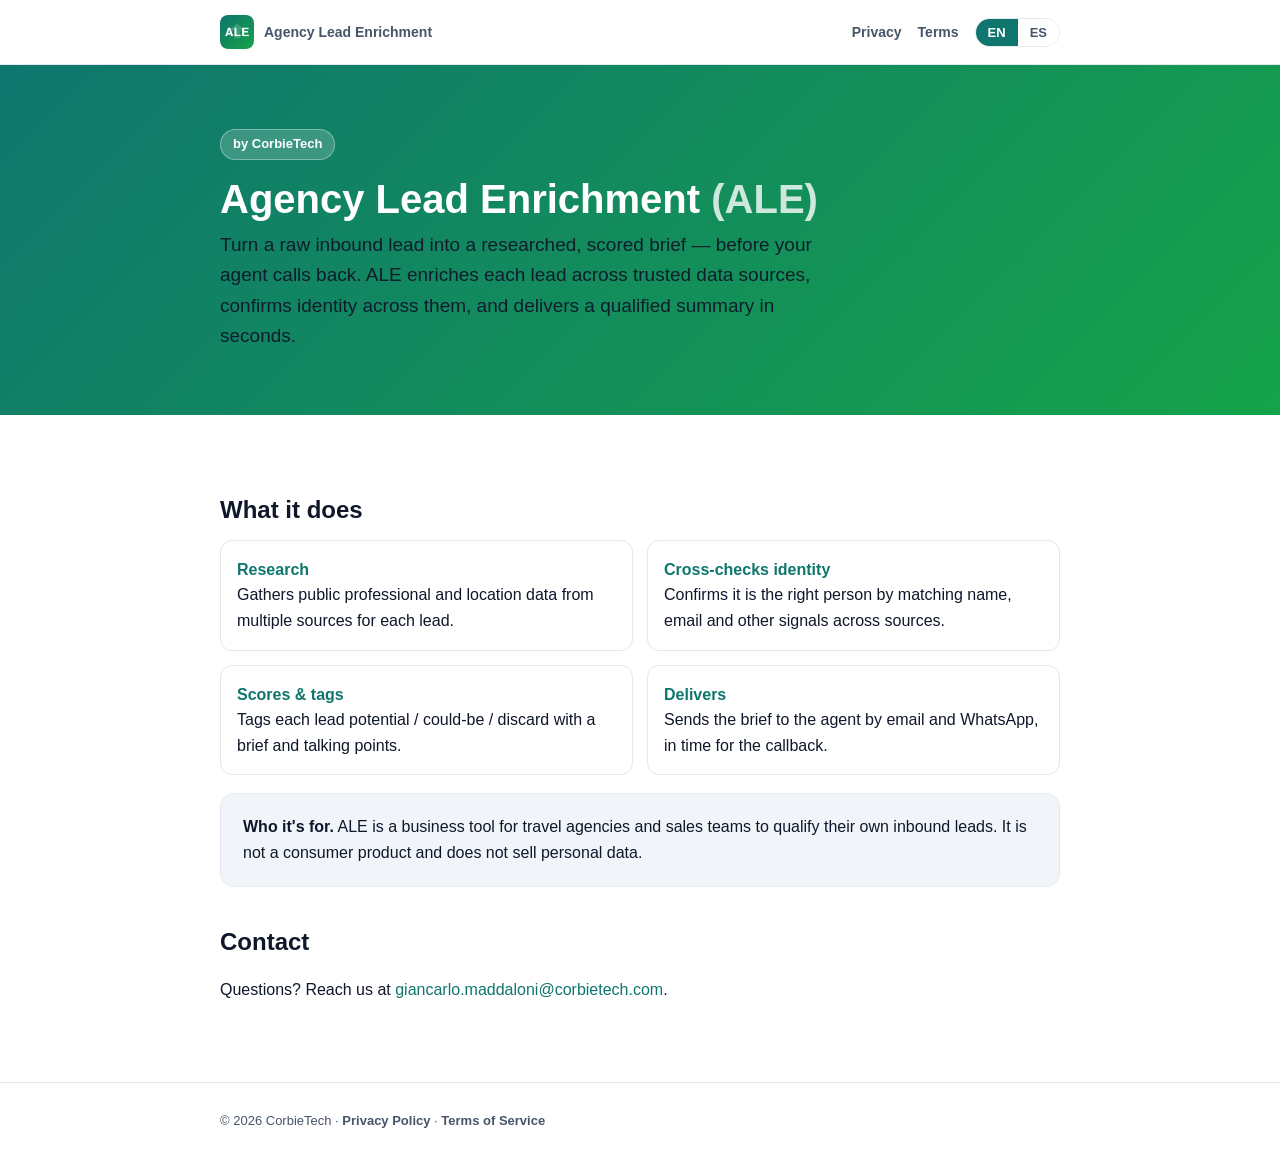
<file: index.html>
<!DOCTYPE html>
<html lang="en">
<head>
<meta charset="utf-8">
<meta name="viewport" content="width=device-width, initial-scale=1">
<title>Agency Lead Enrichment (ALE) — by CorbieTech</title>
<meta name="description" content="Agency Lead Enrichment (ALE) by CorbieTech — automated lead research and qualification for travel agencies.">
<link rel="icon" href="logo.png">
<link rel="stylesheet" href="styles.css">
</head>
<body>
<header>
  <div class="nav">
    <a class="brand" href="index.html"><img src="logo.png" alt="ALE logo"><span>Agency Lead Enrichment</span></a>
    <div class="spacer"></div>
    <a href="privacy.html"><span class="lang-en">Privacy</span><span class="lang-es">Privacidad</span></a>
    <a href="terms.html"><span class="lang-en">Terms</span><span class="lang-es">Condiciones</span></a>
    <div class="langtoggle"><button id="btn-en" class="on">EN</button><button id="btn-es">ES</button></div>
  </div>
</header>

<section class="hero">
  <div class="wrap">
    <span class="tag">by CorbieTech</span>
    <h1>Agency Lead Enrichment <span style="opacity:.8">(ALE)</span></h1>
    <p class="lang-en">Turn a raw inbound lead into a researched, scored brief — before your agent calls back. ALE enriches each lead across trusted data sources, confirms identity across them, and delivers a qualified summary in seconds.</p>
    <p class="lang-es">Convierte un prospecto entrante en un resumen investigado y calificado — antes de que tu agente devuelva la llamada. ALE enriquece cada prospecto con fuentes de datos confiables, confirma su identidad entre ellas y entrega un resumen calificado en segundos.</p>
  </div>
</section>

<main>
  <div class="wrap">
    <h2><span class="lang-en">What it does</span><span class="lang-es">Qué hace</span></h2>
    <div class="grid">
      <div class="feature"><b><span class="lang-en">Research</span><span class="lang-es">Investigación</span></b>
        <span class="lang-en">Gathers public professional and location data from multiple sources for each lead.</span>
        <span class="lang-es">Reúne información profesional y de ubicación pública de varias fuentes para cada prospecto.</span></div>
      <div class="feature"><b><span class="lang-en">Cross-checks identity</span><span class="lang-es">Verifica identidad</span></b>
        <span class="lang-en">Confirms it is the right person by matching name, email and other signals across sources.</span>
        <span class="lang-es">Confirma que es la persona correcta cruzando nombre, correo y otras señales entre fuentes.</span></div>
      <div class="feature"><b><span class="lang-en">Scores &amp; tags</span><span class="lang-es">Califica y etiqueta</span></b>
        <span class="lang-en">Tags each lead potential / could-be / discard with a brief and talking points.</span>
        <span class="lang-es">Etiqueta cada prospecto como potencial / posible / descartar, con un resumen y puntos de conversación.</span></div>
      <div class="feature"><b><span class="lang-en">Delivers</span><span class="lang-es">Entrega</span></b>
        <span class="lang-en">Sends the brief to the agent by email and WhatsApp, in time for the callback.</span>
        <span class="lang-es">Envía el resumen al agente por correo y WhatsApp, a tiempo para la devolución de llamada.</span></div>
    </div>

    <div class="card">
      <span class="lang-en"><strong>Who it's for.</strong> ALE is a business tool for travel agencies and sales teams to qualify their own inbound leads. It is not a consumer product and does not sell personal data.</span>
      <span class="lang-es"><strong>Para quién es.</strong> ALE es una herramienta empresarial para agencias de viajes y equipos de ventas que califican sus propios prospectos entrantes. No es un producto de consumo y no vende datos personales.</span>
    </div>

    <h2><span class="lang-en">Contact</span><span class="lang-es">Contacto</span></h2>
    <p><span class="lang-en">Questions? Reach us at</span><span class="lang-es">¿Preguntas? Escríbenos a</span>
      <a href="mailto:giancarlo.maddaloni@corbietech.com">giancarlo.maddaloni@corbietech.com</a>.</p>
  </div>
</main>

<footer>
  <div class="wrap">
    © <span id="yr">2026</span> CorbieTech ·
    <a href="privacy.html"><span class="lang-en">Privacy Policy</span><span class="lang-es">Política de Privacidad</span></a> ·
    <a href="terms.html"><span class="lang-en">Terms of Service</span><span class="lang-es">Condiciones del Servicio</span></a>
  </div>
</footer>
<script src="site.js"></script>
<script>document.getElementById('yr').textContent=new Date().getFullYear();</script>
</body>
</html>
</file>
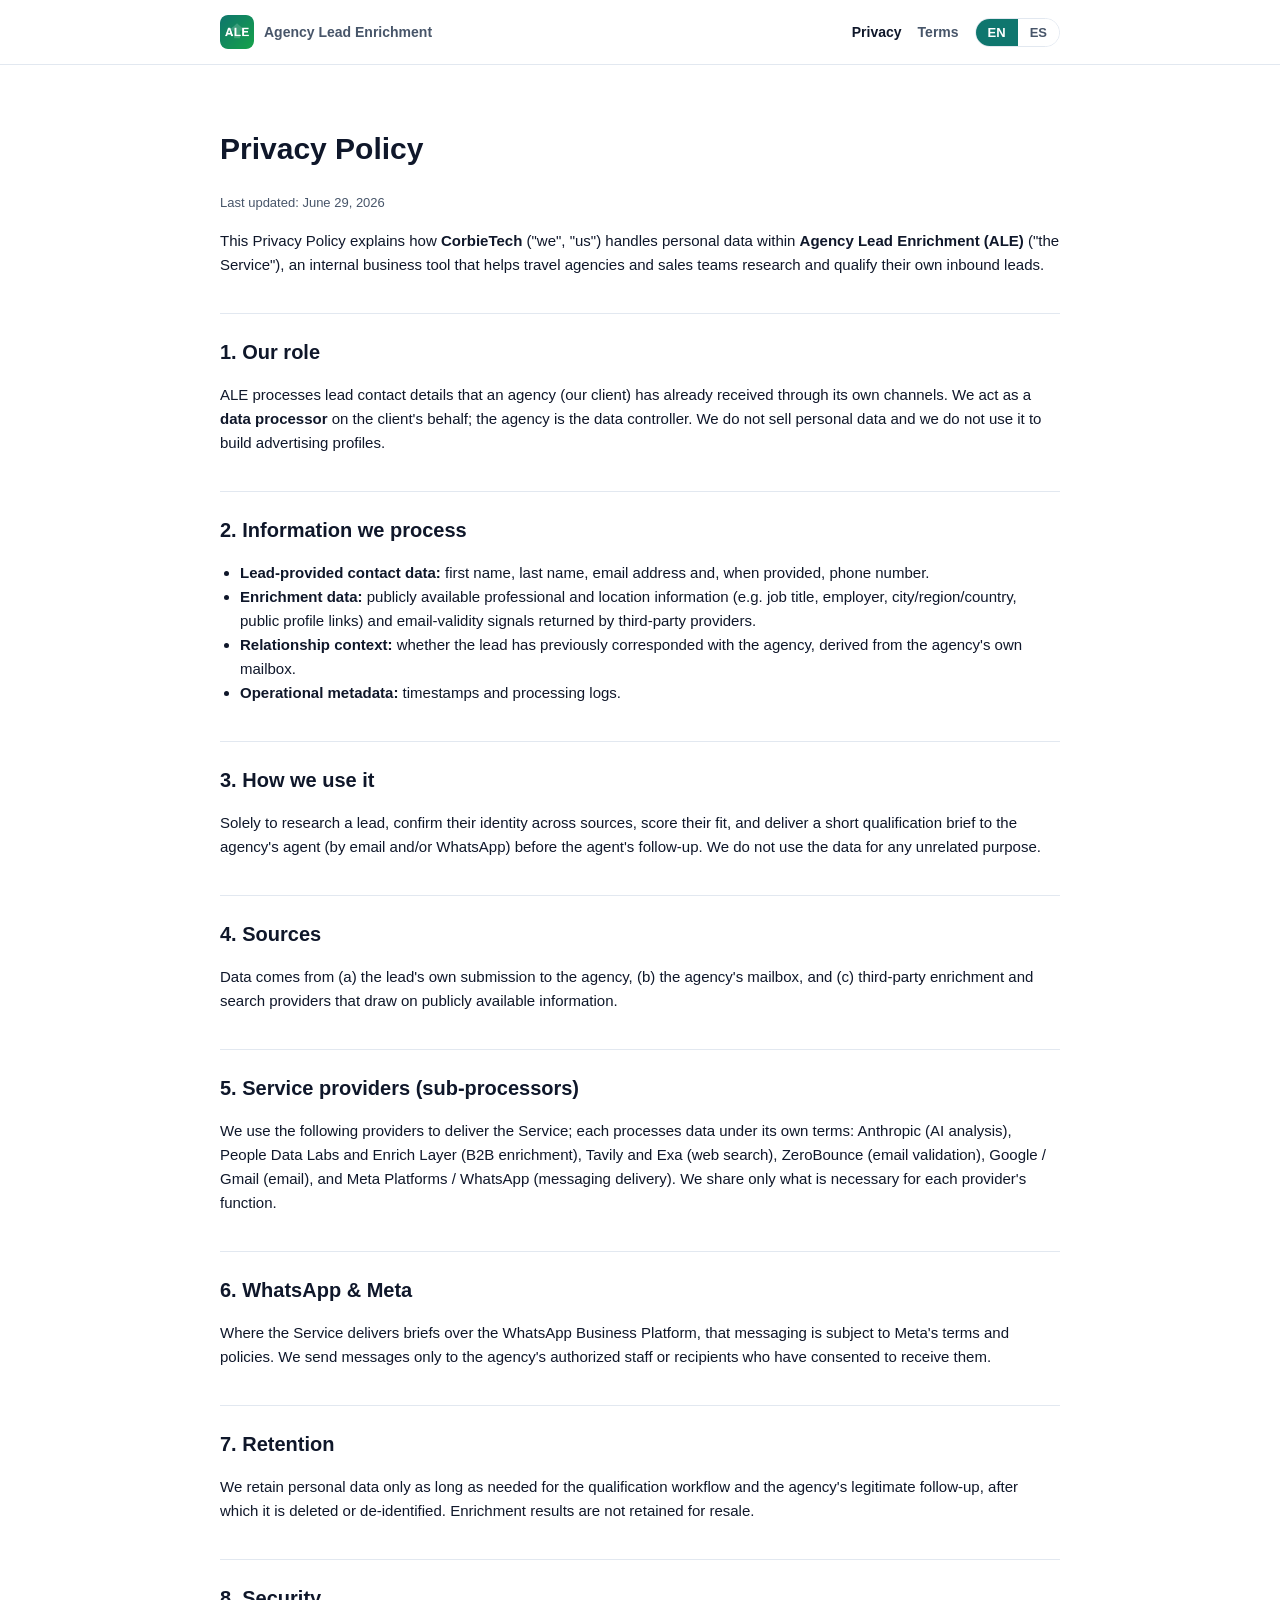
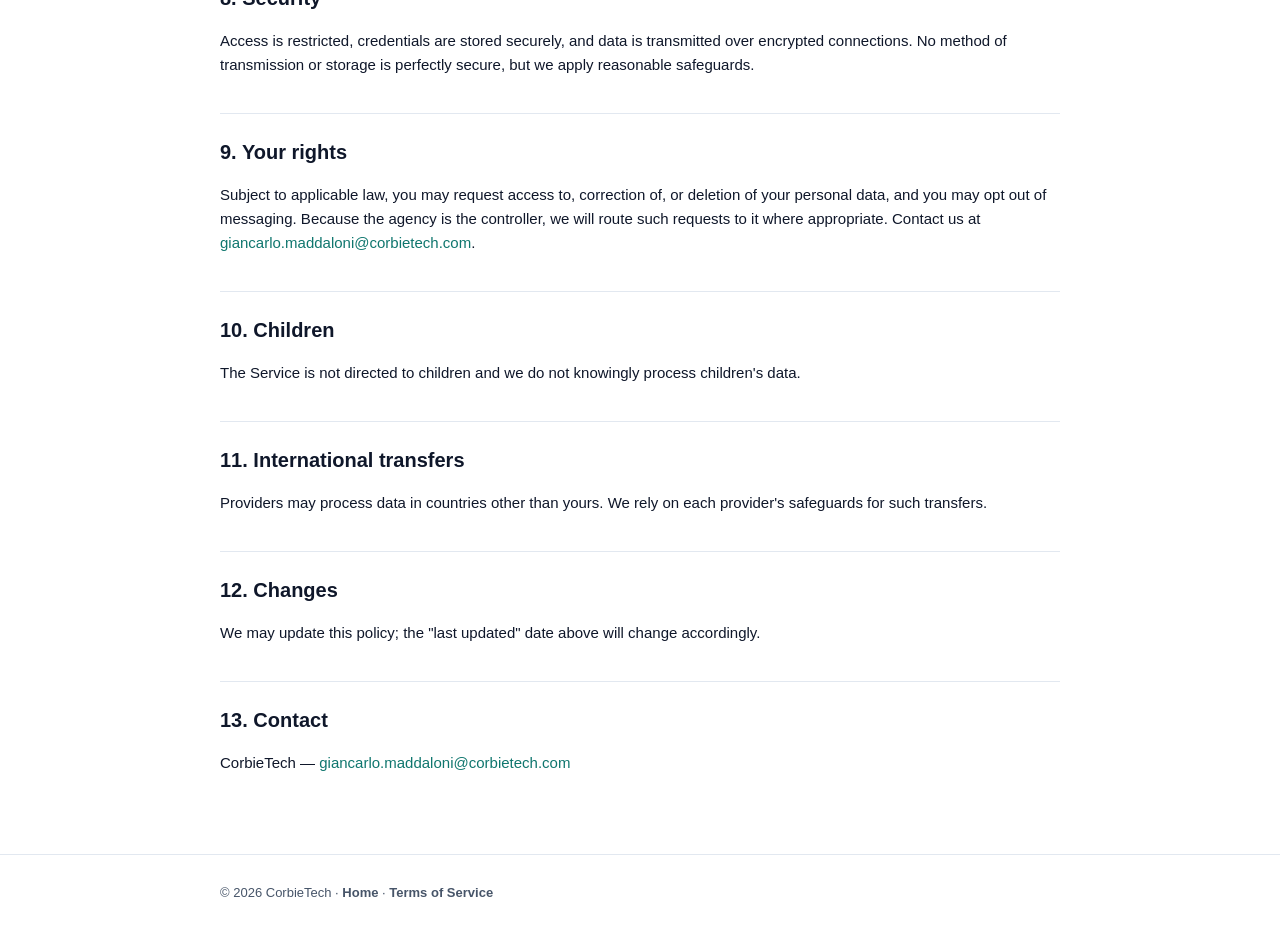
<file: privacy.html>
<!DOCTYPE html>
<html lang="en">
<head>
<meta charset="utf-8">
<meta name="viewport" content="width=device-width, initial-scale=1">
<title>Privacy Policy — Agency Lead Enrichment (ALE)</title>
<meta name="description" content="Privacy Policy for Agency Lead Enrichment (ALE) by CorbieTech.">
<link rel="icon" href="logo.png">
<link rel="stylesheet" href="styles.css">
</head>
<body>
<header>
  <div class="nav">
    <a class="brand" href="index.html"><img src="logo.png" alt="ALE logo"><span>Agency Lead Enrichment</span></a>
    <div class="spacer"></div>
    <a href="privacy.html" class="active"><span class="lang-en">Privacy</span><span class="lang-es">Privacidad</span></a>
    <a href="terms.html"><span class="lang-en">Terms</span><span class="lang-es">Condiciones</span></a>
    <div class="langtoggle"><button id="btn-en" class="on">EN</button><button id="btn-es">ES</button></div>
  </div>
</header>

<main>
  <div class="wrap legal">

    <!-- ENGLISH -->
    <div class="lang-en">
      <h1>Privacy Policy</h1>
      <p class="updated">Last updated: June 29, 2026</p>
      <p>This Privacy Policy explains how <strong>CorbieTech</strong> ("we", "us") handles personal data within <strong>Agency Lead Enrichment (ALE)</strong> ("the Service"), an internal business tool that helps travel agencies and sales teams research and qualify their own inbound leads.</p>

      <h2>1. Our role</h2>
      <p>ALE processes lead contact details that an agency (our client) has already received through its own channels. We act as a <strong>data processor</strong> on the client's behalf; the agency is the data controller. We do not sell personal data and we do not use it to build advertising profiles.</p>

      <h2>2. Information we process</h2>
      <ul>
        <li><strong>Lead-provided contact data:</strong> first name, last name, email address and, when provided, phone number.</li>
        <li><strong>Enrichment data:</strong> publicly available professional and location information (e.g. job title, employer, city/region/country, public profile links) and email-validity signals returned by third-party providers.</li>
        <li><strong>Relationship context:</strong> whether the lead has previously corresponded with the agency, derived from the agency's own mailbox.</li>
        <li><strong>Operational metadata:</strong> timestamps and processing logs.</li>
      </ul>

      <h2>3. How we use it</h2>
      <p>Solely to research a lead, confirm their identity across sources, score their fit, and deliver a short qualification brief to the agency's agent (by email and/or WhatsApp) before the agent's follow-up. We do not use the data for any unrelated purpose.</p>

      <h2>4. Sources</h2>
      <p>Data comes from (a) the lead's own submission to the agency, (b) the agency's mailbox, and (c) third-party enrichment and search providers that draw on publicly available information.</p>

      <h2>5. Service providers (sub-processors)</h2>
      <p>We use the following providers to deliver the Service; each processes data under its own terms: Anthropic (AI analysis), People Data Labs and Enrich Layer (B2B enrichment), Tavily and Exa (web search), ZeroBounce (email validation), Google / Gmail (email), and Meta Platforms / WhatsApp (messaging delivery). We share only what is necessary for each provider's function.</p>

      <h2>6. WhatsApp &amp; Meta</h2>
      <p>Where the Service delivers briefs over the WhatsApp Business Platform, that messaging is subject to Meta's terms and policies. We send messages only to the agency's authorized staff or recipients who have consented to receive them.</p>

      <h2>7. Retention</h2>
      <p>We retain personal data only as long as needed for the qualification workflow and the agency's legitimate follow-up, after which it is deleted or de-identified. Enrichment results are not retained for resale.</p>

      <h2>8. Security</h2>
      <p>Access is restricted, credentials are stored securely, and data is transmitted over encrypted connections. No method of transmission or storage is perfectly secure, but we apply reasonable safeguards.</p>

      <h2>9. Your rights</h2>
      <p>Subject to applicable law, you may request access to, correction of, or deletion of your personal data, and you may opt out of messaging. Because the agency is the controller, we will route such requests to it where appropriate. Contact us at <a href="mailto:giancarlo.maddaloni@corbietech.com">giancarlo.maddaloni@corbietech.com</a>.</p>

      <h2>10. Children</h2>
      <p>The Service is not directed to children and we do not knowingly process children's data.</p>

      <h2>11. International transfers</h2>
      <p>Providers may process data in countries other than yours. We rely on each provider's safeguards for such transfers.</p>

      <h2>12. Changes</h2>
      <p>We may update this policy; the "last updated" date above will change accordingly.</p>

      <h2>13. Contact</h2>
      <p>CorbieTech — <a href="mailto:giancarlo.maddaloni@corbietech.com">giancarlo.maddaloni@corbietech.com</a></p>
    </div>

    <!-- ESPAÑOL -->
    <div class="lang-es">
      <h1>Política de Privacidad</h1>
      <p class="updated">Última actualización: 29 de junio de 2026</p>
      <p>Esta Política de Privacidad explica cómo <strong>CorbieTech</strong> ("nosotros") trata los datos personales dentro de <strong>Agency Lead Enrichment (ALE)</strong> ("el Servicio"), una herramienta empresarial interna que ayuda a agencias de viajes y equipos de ventas a investigar y calificar sus propios prospectos entrantes.</p>

      <h2>1. Nuestro rol</h2>
      <p>ALE procesa datos de contacto de prospectos que una agencia (nuestro cliente) ya recibió por sus propios canales. Actuamos como <strong>encargados del tratamiento</strong> por cuenta del cliente; la agencia es la responsable del tratamiento. No vendemos datos personales ni los usamos para crear perfiles publicitarios.</p>

      <h2>2. Información que tratamos</h2>
      <ul>
        <li><strong>Datos de contacto del prospecto:</strong> nombre, apellido, correo electrónico y, cuando se proporciona, número de teléfono.</li>
        <li><strong>Datos de enriquecimiento:</strong> información profesional y de ubicación de carácter público (p. ej. cargo, empleador, ciudad/región/país, enlaces a perfiles públicos) y señales de validez del correo devueltas por proveedores externos.</li>
        <li><strong>Contexto de relación:</strong> si el prospecto ya se había comunicado antes con la agencia, derivado del buzón de la propia agencia.</li>
        <li><strong>Metadatos operativos:</strong> marcas de tiempo y registros de procesamiento.</li>
      </ul>

      <h2>3. Cómo lo usamos</h2>
      <p>Únicamente para investigar al prospecto, confirmar su identidad entre fuentes, evaluar su idoneidad y entregar un breve resumen de calificación al agente de la agencia (por correo y/o WhatsApp) antes de su seguimiento. No usamos los datos para ningún fin no relacionado.</p>

      <h2>4. Fuentes</h2>
      <p>Los datos provienen de (a) lo que el prospecto envía a la agencia, (b) el buzón de la agencia y (c) proveedores externos de enriquecimiento y búsqueda que se basan en información de carácter público.</p>

      <h2>5. Proveedores (subencargados)</h2>
      <p>Utilizamos los siguientes proveedores para prestar el Servicio; cada uno trata los datos bajo sus propias condiciones: Anthropic (análisis con IA), People Data Labs y Enrich Layer (enriquecimiento B2B), Tavily y Exa (búsqueda web), ZeroBounce (validación de correo), Google / Gmail (correo) y Meta Platforms / WhatsApp (entrega de mensajes). Compartimos solo lo necesario para la función de cada proveedor.</p>

      <h2>6. WhatsApp y Meta</h2>
      <p>Cuando el Servicio entrega resúmenes a través de la Plataforma de WhatsApp Business, esa mensajería está sujeta a las condiciones y políticas de Meta. Solo enviamos mensajes al personal autorizado de la agencia o a destinatarios que hayan consentido recibirlos.</p>

      <h2>7. Conservación</h2>
      <p>Conservamos los datos personales solo durante el tiempo necesario para el flujo de calificación y el seguimiento legítimo de la agencia, tras lo cual se eliminan o anonimizan. Los resultados de enriquecimiento no se conservan para su reventa.</p>

      <h2>8. Seguridad</h2>
      <p>El acceso es restringido, las credenciales se almacenan de forma segura y los datos se transmiten por conexiones cifradas. Ningún método es perfectamente seguro, pero aplicamos salvaguardas razonables.</p>

      <h2>9. Tus derechos</h2>
      <p>Conforme a la ley aplicable, puedes solicitar acceso, corrección o eliminación de tus datos personales, y darte de baja de la mensajería. Como la agencia es la responsable, dirigiremos dichas solicitudes a ella cuando corresponda. Escríbenos a <a href="mailto:giancarlo.maddaloni@corbietech.com">giancarlo.maddaloni@corbietech.com</a>.</p>

      <h2>10. Menores</h2>
      <p>El Servicio no está dirigido a menores y no tratamos a sabiendas datos de menores.</p>

      <h2>11. Transferencias internacionales</h2>
      <p>Los proveedores pueden tratar datos en países distintos al tuyo. Nos apoyamos en las salvaguardas de cada proveedor para dichas transferencias.</p>

      <h2>12. Cambios</h2>
      <p>Podemos actualizar esta política; la fecha de "última actualización" se modificará en consecuencia.</p>

      <h2>13. Contacto</h2>
      <p>CorbieTech — <a href="mailto:giancarlo.maddaloni@corbietech.com">giancarlo.maddaloni@corbietech.com</a></p>
    </div>

  </div>
</main>

<footer>
  <div class="wrap">
    © <span id="yr">2026</span> CorbieTech ·
    <a href="index.html"><span class="lang-en">Home</span><span class="lang-es">Inicio</span></a> ·
    <a href="terms.html"><span class="lang-en">Terms of Service</span><span class="lang-es">Condiciones del Servicio</span></a>
  </div>
</footer>
<script src="site.js"></script>
<script>document.getElementById('yr').textContent=new Date().getFullYear();</script>
</body>
</html>
</file>
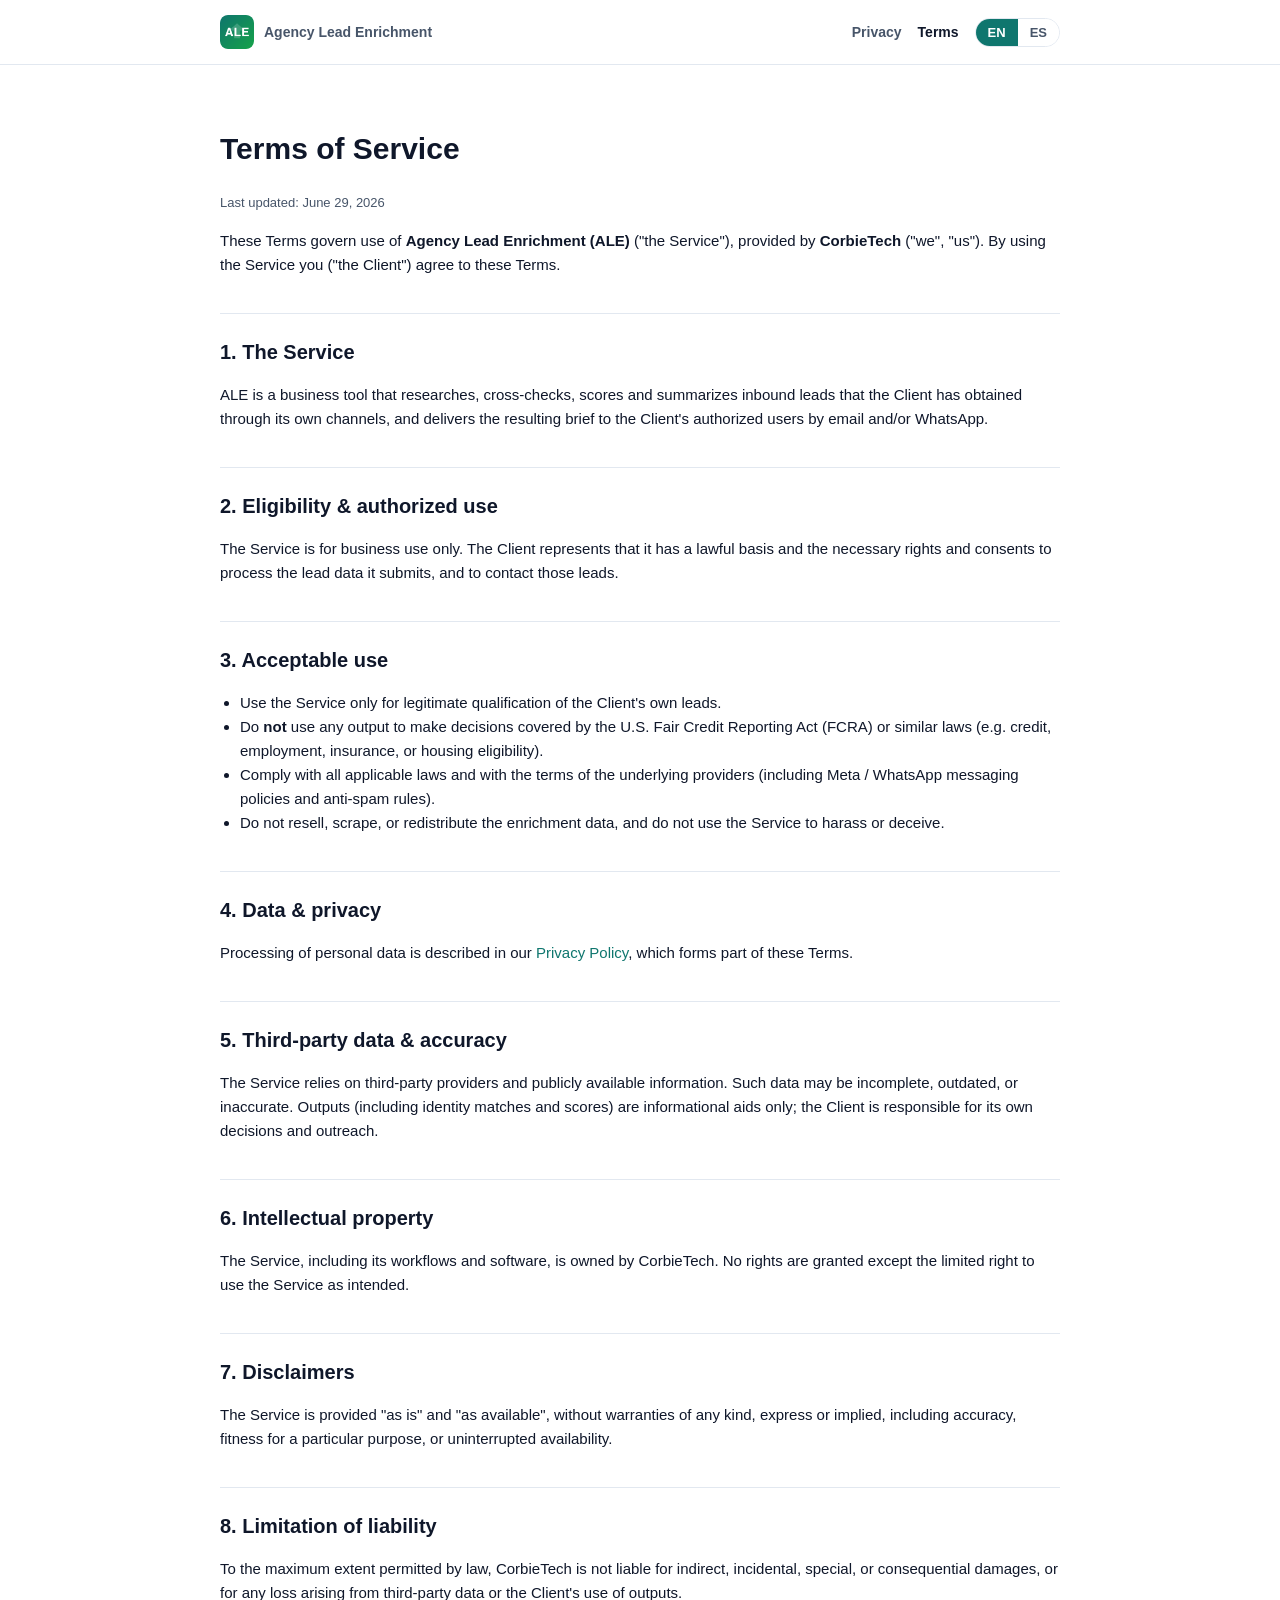
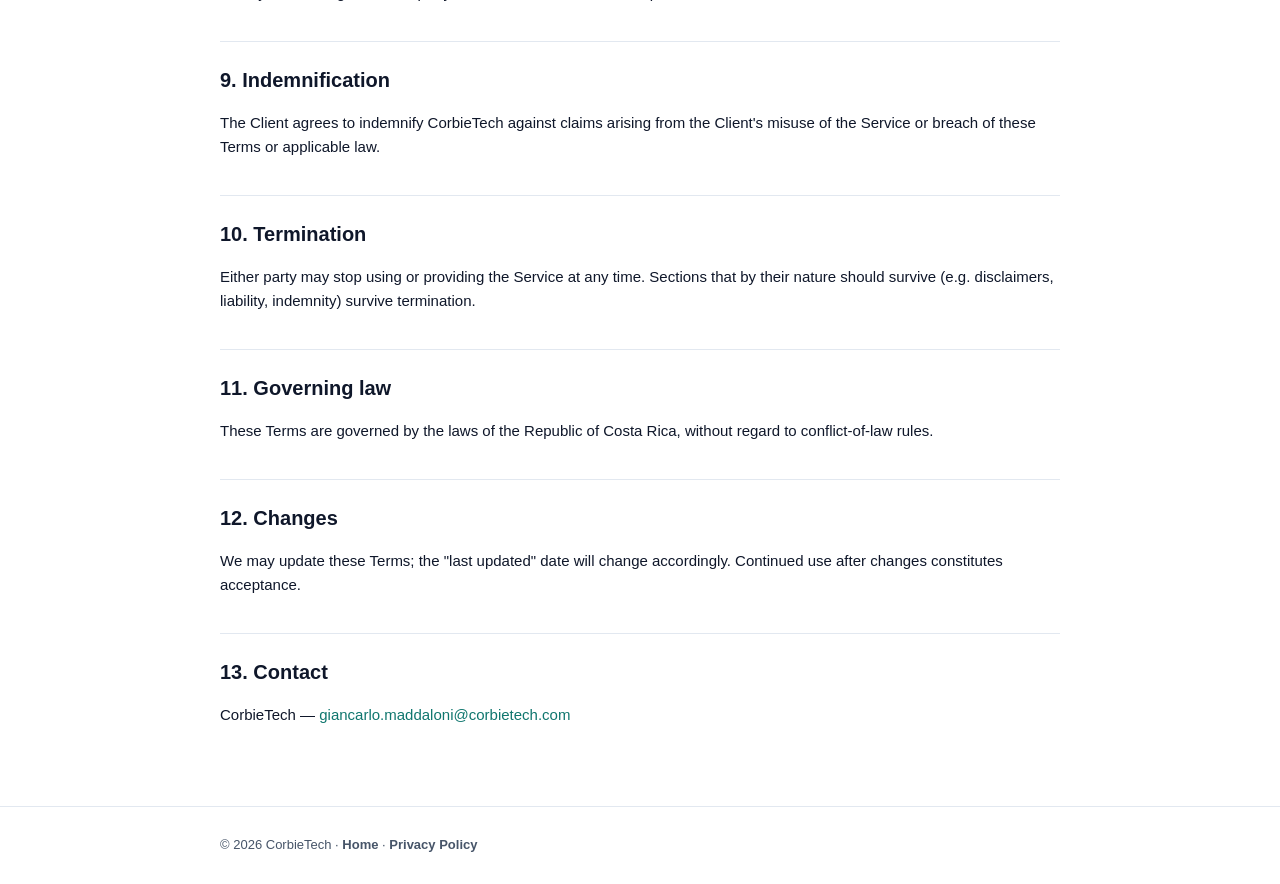
<file: terms.html>
<!DOCTYPE html>
<html lang="en">
<head>
<meta charset="utf-8">
<meta name="viewport" content="width=device-width, initial-scale=1">
<title>Terms of Service — Agency Lead Enrichment (ALE)</title>
<meta name="description" content="Terms of Service / Condiciones del Servicio for Agency Lead Enrichment (ALE) by CorbieTech.">
<link rel="icon" href="logo.png">
<link rel="stylesheet" href="styles.css">
</head>
<body>
<header>
  <div class="nav">
    <a class="brand" href="index.html"><img src="logo.png" alt="ALE logo"><span>Agency Lead Enrichment</span></a>
    <div class="spacer"></div>
    <a href="privacy.html"><span class="lang-en">Privacy</span><span class="lang-es">Privacidad</span></a>
    <a href="terms.html" class="active"><span class="lang-en">Terms</span><span class="lang-es">Condiciones</span></a>
    <div class="langtoggle"><button id="btn-en" class="on">EN</button><button id="btn-es">ES</button></div>
  </div>
</header>

<main>
  <div class="wrap legal">

    <!-- ENGLISH -->
    <div class="lang-en">
      <h1>Terms of Service</h1>
      <p class="updated">Last updated: June 29, 2026</p>
      <p>These Terms govern use of <strong>Agency Lead Enrichment (ALE)</strong> ("the Service"), provided by <strong>CorbieTech</strong> ("we", "us"). By using the Service you ("the Client") agree to these Terms.</p>

      <h2>1. The Service</h2>
      <p>ALE is a business tool that researches, cross-checks, scores and summarizes inbound leads that the Client has obtained through its own channels, and delivers the resulting brief to the Client's authorized users by email and/or WhatsApp.</p>

      <h2>2. Eligibility &amp; authorized use</h2>
      <p>The Service is for business use only. The Client represents that it has a lawful basis and the necessary rights and consents to process the lead data it submits, and to contact those leads.</p>

      <h2>3. Acceptable use</h2>
      <ul>
        <li>Use the Service only for legitimate qualification of the Client's own leads.</li>
        <li>Do <strong>not</strong> use any output to make decisions covered by the U.S. Fair Credit Reporting Act (FCRA) or similar laws (e.g. credit, employment, insurance, or housing eligibility).</li>
        <li>Comply with all applicable laws and with the terms of the underlying providers (including Meta / WhatsApp messaging policies and anti-spam rules).</li>
        <li>Do not resell, scrape, or redistribute the enrichment data, and do not use the Service to harass or deceive.</li>
      </ul>

      <h2>4. Data &amp; privacy</h2>
      <p>Processing of personal data is described in our <a href="privacy.html">Privacy Policy</a>, which forms part of these Terms.</p>

      <h2>5. Third-party data &amp; accuracy</h2>
      <p>The Service relies on third-party providers and publicly available information. Such data may be incomplete, outdated, or inaccurate. Outputs (including identity matches and scores) are informational aids only; the Client is responsible for its own decisions and outreach.</p>

      <h2>6. Intellectual property</h2>
      <p>The Service, including its workflows and software, is owned by CorbieTech. No rights are granted except the limited right to use the Service as intended.</p>

      <h2>7. Disclaimers</h2>
      <p>The Service is provided "as is" and "as available", without warranties of any kind, express or implied, including accuracy, fitness for a particular purpose, or uninterrupted availability.</p>

      <h2>8. Limitation of liability</h2>
      <p>To the maximum extent permitted by law, CorbieTech is not liable for indirect, incidental, special, or consequential damages, or for any loss arising from third-party data or the Client's use of outputs.</p>

      <h2>9. Indemnification</h2>
      <p>The Client agrees to indemnify CorbieTech against claims arising from the Client's misuse of the Service or breach of these Terms or applicable law.</p>

      <h2>10. Termination</h2>
      <p>Either party may stop using or providing the Service at any time. Sections that by their nature should survive (e.g. disclaimers, liability, indemnity) survive termination.</p>

      <h2>11. Governing law</h2>
      <p>These Terms are governed by the laws of the Republic of Costa Rica, without regard to conflict-of-law rules.</p>

      <h2>12. Changes</h2>
      <p>We may update these Terms; the "last updated" date will change accordingly. Continued use after changes constitutes acceptance.</p>

      <h2>13. Contact</h2>
      <p>CorbieTech — <a href="mailto:giancarlo.maddaloni@corbietech.com">giancarlo.maddaloni@corbietech.com</a></p>
    </div>

    <!-- ESPAÑOL -->
    <div class="lang-es">
      <h1>Condiciones del Servicio</h1>
      <p class="updated">Última actualización: 29 de junio de 2026</p>
      <p>Estas Condiciones rigen el uso de <strong>Agency Lead Enrichment (ALE)</strong> ("el Servicio"), provisto por <strong>CorbieTech</strong> ("nosotros"). Al usar el Servicio, tú ("el Cliente") aceptas estas Condiciones.</p>

      <h2>1. El Servicio</h2>
      <p>ALE es una herramienta empresarial que investiga, coteja, califica y resume prospectos entrantes que el Cliente ha obtenido por sus propios canales, y entrega el resumen resultante a los usuarios autorizados del Cliente por correo y/o WhatsApp.</p>

      <h2>2. Elegibilidad y uso autorizado</h2>
      <p>El Servicio es solo para uso empresarial. El Cliente declara que cuenta con base legal y con los derechos y consentimientos necesarios para tratar los datos de los prospectos que envía y para contactarlos.</p>

      <h2>3. Uso aceptable</h2>
      <ul>
        <li>Usa el Servicio únicamente para la calificación legítima de los prospectos propios del Cliente.</li>
        <li><strong>No</strong> uses ningún resultado para tomar decisiones cubiertas por la ley FCRA de EE. UU. o leyes similares (p. ej. elegibilidad de crédito, empleo, seguros o vivienda).</li>
        <li>Cumple todas las leyes aplicables y las condiciones de los proveedores subyacentes (incluidas las políticas de mensajería de Meta / WhatsApp y las normas anti-spam).</li>
        <li>No revendas, extraigas ni redistribuyas los datos de enriquecimiento, y no uses el Servicio para acosar o engañar.</li>
      </ul>

      <h2>4. Datos y privacidad</h2>
      <p>El tratamiento de datos personales se describe en nuestra <a href="privacy.html">Política de Privacidad</a>, que forma parte de estas Condiciones.</p>

      <h2>5. Datos de terceros y exactitud</h2>
      <p>El Servicio se apoya en proveedores externos e información de carácter público. Dichos datos pueden ser incompletos, desactualizados o inexactos. Los resultados (incluidas coincidencias de identidad y puntuaciones) son solo ayudas informativas; el Cliente es responsable de sus propias decisiones y contactos.</p>

      <h2>6. Propiedad intelectual</h2>
      <p>El Servicio, incluidos sus flujos de trabajo y software, es propiedad de CorbieTech. No se otorgan más derechos que el derecho limitado a usar el Servicio según lo previsto.</p>

      <h2>7. Renuncias</h2>
      <p>El Servicio se ofrece "tal cual" y "según disponibilidad", sin garantías de ningún tipo, expresas o implícitas, incluidas exactitud, idoneidad para un fin particular o disponibilidad ininterrumpida.</p>

      <h2>8. Limitación de responsabilidad</h2>
      <p>En la máxima medida permitida por la ley, CorbieTech no es responsable de daños indirectos, incidentales, especiales o consecuentes, ni de pérdidas derivadas de datos de terceros o del uso de los resultados por parte del Cliente.</p>

      <h2>9. Indemnización</h2>
      <p>El Cliente acuerda indemnizar a CorbieTech frente a reclamaciones derivadas del uso indebido del Servicio o del incumplimiento de estas Condiciones o de la ley aplicable.</p>

      <h2>10. Terminación</h2>
      <p>Cualquiera de las partes puede dejar de usar o prestar el Servicio en cualquier momento. Las secciones que por su naturaleza deban subsistir (p. ej. renuncias, responsabilidad, indemnización) subsisten tras la terminación.</p>

      <h2>11. Ley aplicable</h2>
      <p>Estas Condiciones se rigen por las leyes de la República de Costa Rica, sin considerar las normas de conflicto de leyes.</p>

      <h2>12. Cambios</h2>
      <p>Podemos actualizar estas Condiciones; la fecha de "última actualización" se modificará en consecuencia. El uso continuado tras los cambios constituye aceptación.</p>

      <h2>13. Contacto</h2>
      <p>CorbieTech — <a href="mailto:giancarlo.maddaloni@corbietech.com">giancarlo.maddaloni@corbietech.com</a></p>
    </div>

  </div>
</main>

<footer>
  <div class="wrap">
    © <span id="yr">2026</span> CorbieTech ·
    <a href="index.html"><span class="lang-en">Home</span><span class="lang-es">Inicio</span></a> ·
    <a href="privacy.html"><span class="lang-en">Privacy Policy</span><span class="lang-es">Política de Privacidad</span></a>
  </div>
</footer>
<script src="site.js"></script>
<script>document.getElementById('yr').textContent=new Date().getFullYear();</script>
</body>
</html>
</file>
<file: styles.css>
:root{
  --teal:#0F766E; --green:#16A34A; --ink:#0f172a; --muted:#475569;
  --bg:#ffffff; --soft:#f1f5f9; --line:#e2e8f0; --max:880px;
}
*{box-sizing:border-box}
html{scroll-behavior:smooth}
body{margin:0;font-family:-apple-system,BlinkMacSystemFont,"Segoe UI",Helvetica,Arial,sans-serif;
  color:var(--ink);background:var(--bg);line-height:1.6;font-size:16px}
a{color:var(--teal);text-decoration:none}
a:hover{text-decoration:underline}
.wrap{max-width:var(--max);margin:0 auto;padding:0 20px}

/* header */
header{position:sticky;top:0;background:rgba(255,255,255,.92);backdrop-filter:blur(8px);
  border-bottom:1px solid var(--line);z-index:10}
.nav{display:flex;align-items:center;gap:16px;height:64px;max-width:var(--max);margin:0 auto;padding:0 20px}
.brand{display:flex;align-items:center;gap:10px;font-weight:800;color:var(--ink)}
.brand img{width:34px;height:34px;border-radius:8px;display:block}
.nav .spacer{flex:1}
.nav a{color:var(--muted);font-weight:600;font-size:14px}
.nav a.active{color:var(--ink)}
.langtoggle{display:inline-flex;border:1px solid var(--line);border-radius:999px;overflow:hidden}
.langtoggle button{border:0;background:#fff;color:var(--muted);font-weight:700;font-size:13px;
  padding:6px 12px;cursor:pointer}
.langtoggle button.on{background:var(--teal);color:#fff}

/* hero */
.hero{background:linear-gradient(135deg,var(--teal),var(--green));color:#fff;padding:64px 0}
.hero h1{font-size:40px;margin:0 0 8px;line-height:1.15}
.hero p{font-size:19px;opacity:.95;margin:0;max-width:620px}
.hero .tag{display:inline-block;background:rgba(255,255,255,.18);border:1px solid rgba(255,255,255,.35);
  border-radius:999px;padding:4px 12px;font-size:13px;font-weight:700;margin-bottom:16px}

/* sections */
main{padding:40px 0 64px}
h2{font-size:24px;margin:36px 0 10px}
h3{font-size:17px;margin:22px 0 6px}
p,li{color:var(--ink)}
.muted{color:var(--muted)}
.card{background:var(--soft);border:1px solid var(--line);border-radius:14px;padding:20px 22px;margin:18px 0}
.grid{display:grid;grid-template-columns:1fr 1fr;gap:14px}
@media(max-width:640px){.grid{grid-template-columns:1fr}.hero h1{font-size:30px}}
.feature{background:#fff;border:1px solid var(--line);border-radius:12px;padding:16px}
.feature b{display:block;color:var(--teal)}
.updated{font-size:13px;color:var(--muted)}
.legal{font-size:15px}
.legal h2{font-size:20px;border-top:1px solid var(--line);padding-top:22px}
.legal ul{padding-left:20px}

/* footer */
footer{border-top:1px solid var(--line);padding:28px 0;color:var(--muted);font-size:13px}
footer a{color:var(--muted);font-weight:600}

/* language visibility */
.lang-es{display:none}
body.es .lang-en{display:none}
body.es .lang-es{display:block}
span.lang-es,a.lang-es{display:none}
body.es span.lang-en,body.es a.lang-en{display:none}
body.es span.lang-es,body.es a.lang-es{display:inline}
</file>
